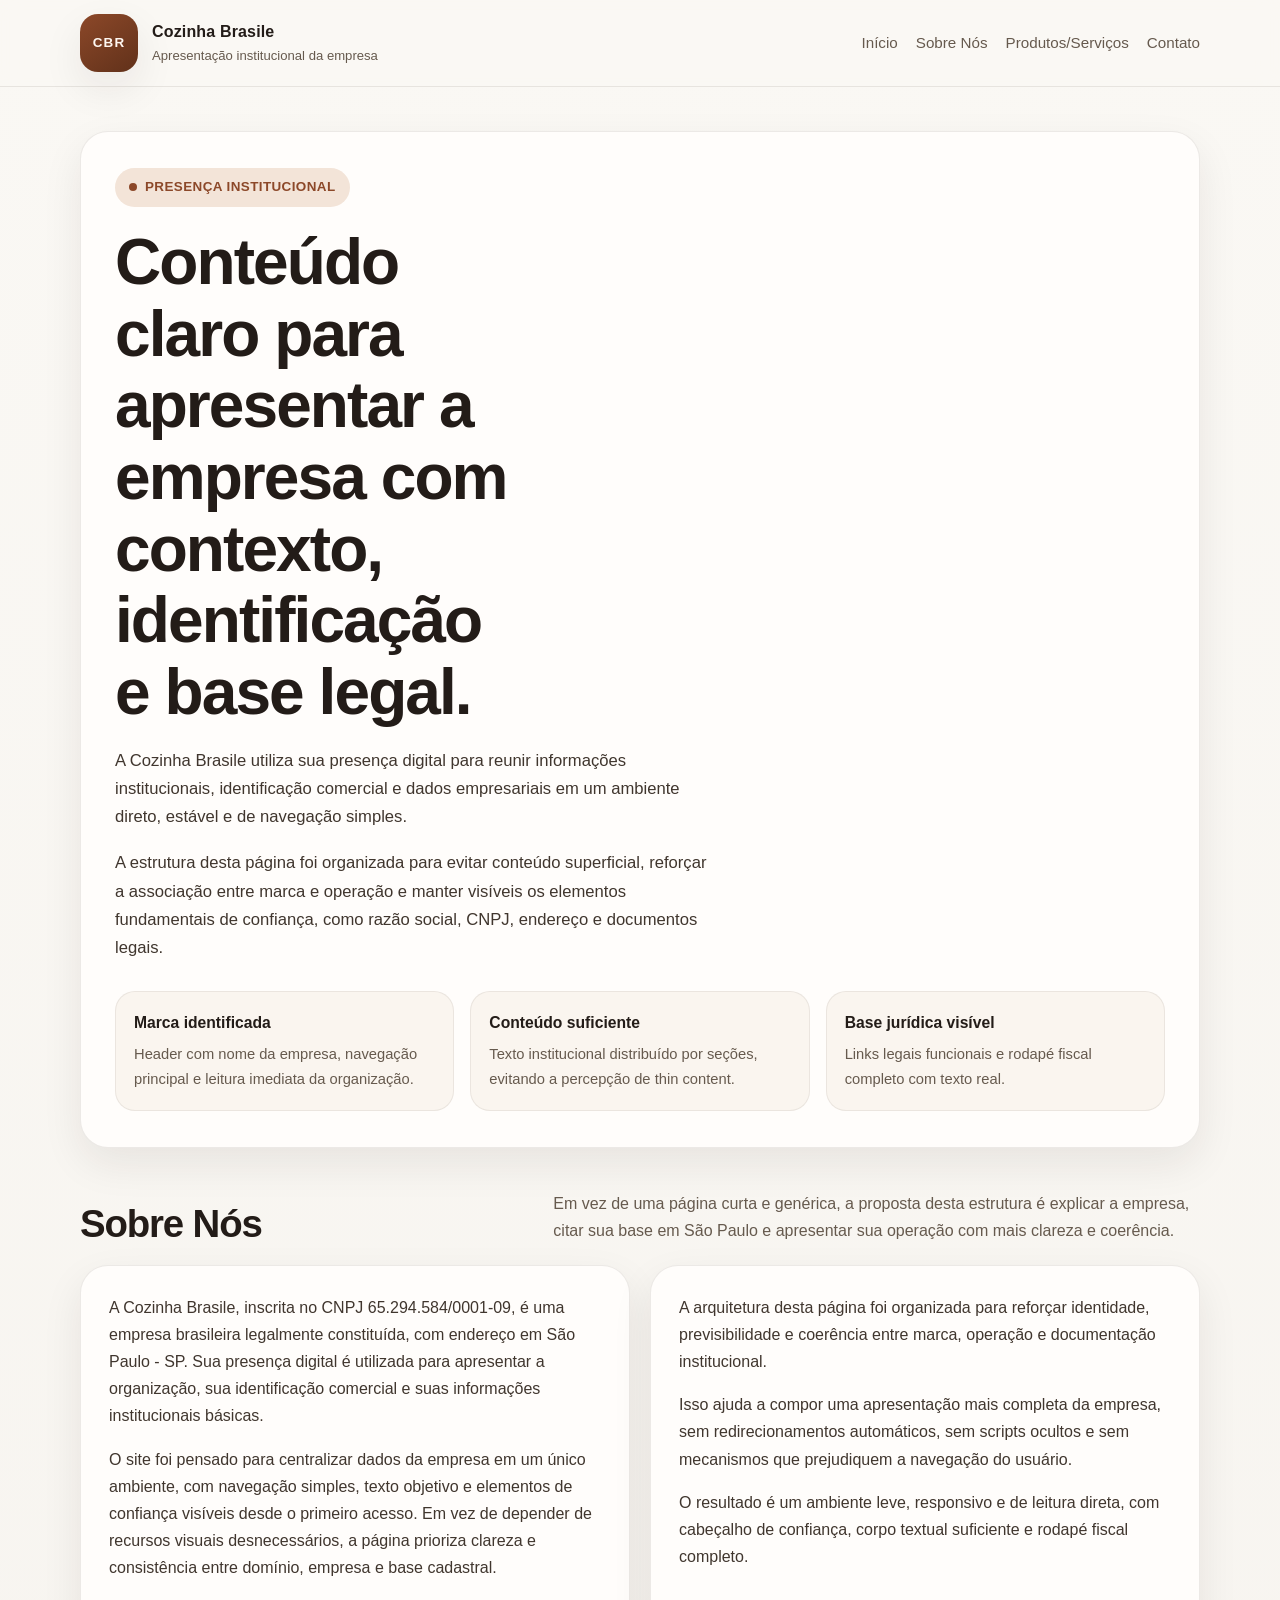
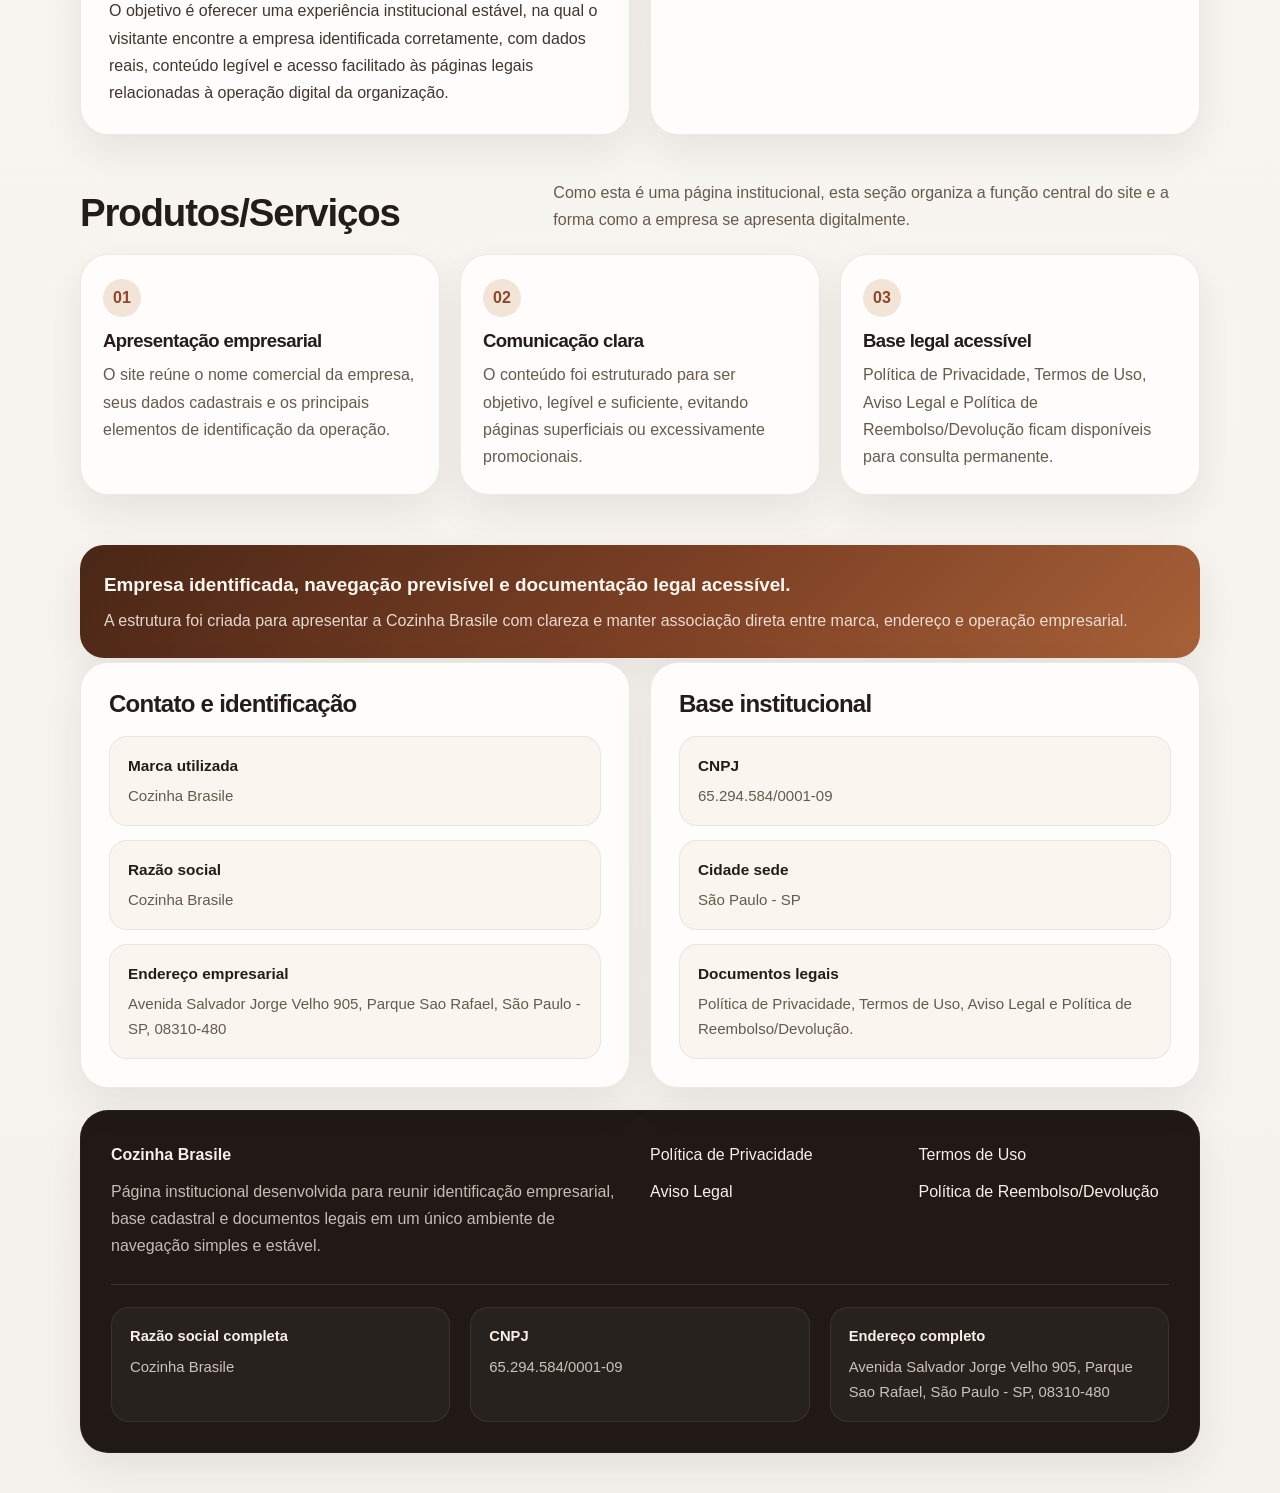
<file: pre/index.html>
<!DOCTYPE html>
<html lang="pt-BR">
<head>
  <meta charset="UTF-8">
  <meta name="viewport" content="width=device-width, initial-scale=1.0">
  <title>Cozinha Brasile</title>
  <meta name="description" content="Cozinha Brasile: apresentação institucional da empresa, dados cadastrais, base legal e informações de contato em São Paulo - SP.">
  <style>
    :root {
      --bg: #f5f2ed;
      --surface: #fffdfb;
      --ink: #231c18;
      --muted: #665a4e;
      --line: #ddd2c6;
      --accent: #8c4829;
      --accent-soft: #f3e4d8;
      --shadow: 0 16px 40px rgba(35, 28, 24, 0.08);
    }
    * { box-sizing: border-box; }
    html { scroll-behavior: smooth; }
    body {
      margin: 0;
      font-family: "Segoe UI", Arial, sans-serif;
      color: var(--ink);
      background: linear-gradient(180deg, #faf8f4 0%, var(--bg) 100%);
      line-height: 1.7;
    }
    a { color: inherit; text-decoration: none; }
    .wrap { width: min(1120px, calc(100% - 32px)); margin: 0 auto; }
    .topbar {
      position: sticky;
      top: 0;
      z-index: 40;
      background: rgba(250, 248, 244, 0.92);
      backdrop-filter: blur(10px);
      border-bottom: 1px solid rgba(102, 90, 78, 0.12);
    }
    .topbar-inner {
      min-height: 86px;
      display: flex;
      align-items: center;
      justify-content: space-between;
      gap: 24px;
    }
    .brand {
      display: flex;
      align-items: center;
      gap: 14px;
      min-width: 0;
    }
    .brand-mark {
      width: 58px;
      height: 58px;
      border-radius: 18px;
      display: grid;
      place-items: center;
      background: linear-gradient(145deg, #8c4829, #61311a);
      color: #fff7f1;
      font-weight: 800;
      font-size: 0.84rem;
      letter-spacing: 0.08em;
      box-shadow: var(--shadow);
      flex: 0 0 auto;
    }
    .brand-copy strong,
    .brand-copy span { display: block; }
    .brand-copy strong { font-size: 1rem; letter-spacing: 0.01em; }
    .brand-copy span { color: var(--muted); font-size: 0.82rem; }
    .nav {
      display: flex;
      flex-wrap: wrap;
      gap: 10px 18px;
      font-size: 0.95rem;
      color: var(--muted);
    }
    .nav a:hover,
    .nav a:focus-visible { color: var(--accent); }
    .hero { padding: 44px 0 20px; }
    .hero-card,
    .card,
    .footer-wrap {
      background: var(--surface);
      border: 1px solid rgba(102, 90, 78, 0.12);
      border-radius: 28px;
      box-shadow: var(--shadow);
    }
    .hero-card { padding: 36px 34px; }
    .eyebrow {
      display: inline-flex;
      align-items: center;
      gap: 8px;
      padding: 8px 14px;
      border-radius: 999px;
      background: var(--accent-soft);
      color: var(--accent);
      font-size: 0.84rem;
      font-weight: 700;
      letter-spacing: 0.03em;
      text-transform: uppercase;
    }
    .eyebrow::before {
      content: "";
      width: 8px;
      height: 8px;
      border-radius: 50%;
      background: var(--accent);
    }
    h1, h2, h3 {
      margin: 0;
      line-height: 1.12;
      letter-spacing: -0.03em;
    }
    h1 {
      margin-top: 20px;
      font-size: clamp(2.2rem, 5vw, 4.2rem);
      max-width: 11ch;
    }
    .hero-card p {
      margin: 18px 0 0;
      max-width: 64ch;
      color: #40362e;
      font-size: 1.04rem;
    }
    .hero-points {
      display: grid;
      grid-template-columns: repeat(3, minmax(0, 1fr));
      gap: 16px;
      margin-top: 28px;
    }
    .point {
      padding: 18px;
      border-radius: 20px;
      background: #faf5ef;
      border: 1px solid rgba(102, 90, 78, 0.1);
    }
    .point strong { display: block; margin-bottom: 6px; font-size: 0.98rem; }
    .point span { display: block; color: var(--muted); font-size: 0.92rem; }
    section { padding: 22px 0; }
    .section-head {
      display: grid;
      grid-template-columns: minmax(0, 0.82fr) minmax(0, 1.18fr);
      gap: 24px;
      align-items: end;
      margin-bottom: 20px;
    }
    .section-head h2 { font-size: clamp(1.9rem, 3vw, 3rem); }
    .section-head p { margin: 0; color: var(--muted); }
    .about-grid,
    .services-grid,
    .contact-grid,
    .footer-top,
    .fiscal { display: grid; gap: 20px; }
    .about-grid,
    .contact-grid,
    .footer-top { grid-template-columns: 1fr 1fr; }
    .about-copy,
    .about-notes,
    .contact-panel,
    .identity-panel { padding: 28px; }
    .about-copy p,
    .about-notes p,
    .contact-panel p,
    .identity-panel p {
      margin: 0 0 16px;
      color: #40362e;
    }
    .about-copy p:last-child,
    .about-notes p:last-child,
    .contact-panel p:last-child,
    .identity-panel p:last-child { margin-bottom: 0; }
    .services-grid { grid-template-columns: repeat(3, minmax(0, 1fr)); }
    .service-card { padding: 24px 22px; }
    .service-index {
      display: inline-flex;
      width: 38px;
      height: 38px;
      align-items: center;
      justify-content: center;
      margin-bottom: 14px;
      border-radius: 50%;
      background: var(--accent-soft);
      color: var(--accent);
      font-weight: 700;
    }
    .service-card h3 { font-size: 1.16rem; margin-bottom: 10px; }
    .service-card p { margin: 0; color: var(--muted); }
    .detail-list {
      display: grid;
      gap: 14px;
      margin-top: 18px;
    }
    .detail {
      padding: 16px 18px;
      border-radius: 18px;
      background: #faf5ef;
      border: 1px solid rgba(102, 90, 78, 0.1);
    }
    .detail strong {
      display: block;
      margin-bottom: 4px;
      font-size: 0.96rem;
    }
    .detail span {
      display: block;
      color: var(--muted);
      font-size: 0.94rem;
      word-break: break-word;
    }
    .cta-band {
      margin: 6px 0 4px;
      padding: 24px;
      border-radius: 24px;
      background: linear-gradient(135deg, #492616, #7e4125 55%, #a76138 100%);
      color: #fff8f1;
      box-shadow: var(--shadow);
    }
    .cta-band strong {
      display: block;
      font-size: 1.18rem;
      margin-bottom: 6px;
    }
    .cta-band p {
      margin: 0;
      color: rgba(255, 248, 241, 0.84);
    }
    footer { padding: 0 0 40px; }
    .footer-wrap {
      padding: 30px;
      background: #201915;
      color: #f9efe7;
    }
    .footer-top {
      padding-bottom: 24px;
      border-bottom: 1px solid rgba(249, 239, 231, 0.12);
    }
    .footer-top p {
      margin: 10px 0 0;
      color: rgba(249, 239, 231, 0.76);
      max-width: 60ch;
    }
    .footer-links {
      display: grid;
      grid-template-columns: repeat(2, minmax(0, 1fr));
      gap: 10px 18px;
      align-content: start;
    }
    .footer-links a:hover,
    .footer-links a:focus-visible { color: #ffd7bf; }
    .fiscal {
      grid-template-columns: repeat(3, minmax(0, 1fr));
      margin-top: 22px;
    }
    .fiscal-box {
      padding: 16px 18px;
      border-radius: 18px;
      background: rgba(255, 255, 255, 0.04);
      border: 1px solid rgba(249, 239, 231, 0.08);
    }
    .fiscal-box strong {
      display: block;
      margin-bottom: 6px;
      font-size: 0.92rem;
    }
    .fiscal-box span {
      display: block;
      color: rgba(249, 239, 231, 0.78);
      font-size: 0.93rem;
    }
    @media (max-width: 960px) {
      .section-head,
      .about-grid,
      .contact-grid,
      .footer-top,
      .services-grid,
      .fiscal,
      .hero-points { grid-template-columns: 1fr; }
      .topbar-inner {
        min-height: auto;
        padding: 12px 0;
        align-items: flex-start;
        flex-direction: column;
      }
    }
    @media (max-width: 640px) {
      .wrap { width: min(100% - 20px, 1120px); }
      .hero-card,
      .about-copy,
      .about-notes,
      .contact-panel,
      .identity-panel,
      .footer-wrap {
        padding-left: 20px;
        padding-right: 20px;
      }
      .nav { font-size: 0.86rem; }
      .footer-links { grid-template-columns: 1fr; }
    }
  </style>
</head>
<body>
  <header class="topbar">
    <div class="wrap topbar-inner">
      <a class="brand" href="#inicio" aria-label="Ir para o início">
        <div class="brand-mark" aria-hidden="true">CBR</div>
        <div class="brand-copy">
          <strong>Cozinha Brasile</strong>
          <span>Apresentação institucional da empresa</span>
        </div>
      </a>
      <nav class="nav" aria-label="Navegação principal">
        <a href="#inicio">Início</a>
        <a href="#sobre">Sobre Nós</a>
        <a href="#servicos">Produtos/Serviços</a>
        <a href="#contato">Contato</a>
      </nav>
    </div>
  </header>

  <main>
    <section class="hero" id="inicio">
      <div class="wrap">
        <div class="hero-card">
          <span class="eyebrow">Presença institucional</span>
          <h1>Conteúdo claro para apresentar a empresa com contexto, identificação e base legal.</h1>
          <p>
            A Cozinha Brasile utiliza sua presença digital para reunir informações institucionais,
            identificação comercial e dados empresariais em um ambiente direto, estável e de navegação
            simples.
          </p>
          <p>
            A estrutura desta página foi organizada para evitar conteúdo superficial, reforçar a
            associação entre marca e operação e manter visíveis os elementos fundamentais de confiança,
            como razão social, CNPJ, endereço e documentos legais.
          </p>
          <div class="hero-points">
            <div class="point">
              <strong>Marca identificada</strong>
              <span>Header com nome da empresa, navegação principal e leitura imediata da organização.</span>
            </div>
            <div class="point">
              <strong>Conteúdo suficiente</strong>
              <span>Texto institucional distribuído por seções, evitando a percepção de thin content.</span>
            </div>
            <div class="point">
              <strong>Base jurídica visível</strong>
              <span>Links legais funcionais e rodapé fiscal completo com texto real.</span>
            </div>
          </div>
        </div>
      </div>
    </section>

    <section id="sobre">
      <div class="wrap">
        <div class="section-head">
          <h2>Sobre Nós</h2>
          <p>
            Em vez de uma página curta e genérica, a proposta desta estrutura é explicar a empresa,
            citar sua base em São Paulo e apresentar sua operação com mais clareza e coerência.
          </p>
        </div>
        <div class="about-grid">
          <article class="card about-copy">
            <p>
              A Cozinha Brasile, inscrita no CNPJ 65.294.584/0001-09, é uma empresa brasileira
              legalmente constituída, com endereço em São Paulo - SP. Sua presença digital é utilizada
              para apresentar a organização, sua identificação comercial e suas informações
              institucionais básicas.
            </p>
            <p>
              O site foi pensado para centralizar dados da empresa em um único ambiente, com navegação
              simples, texto objetivo e elementos de confiança visíveis desde o primeiro acesso. Em vez
              de depender de recursos visuais desnecessários, a página prioriza clareza e consistência
              entre domínio, empresa e base cadastral.
            </p>
            <p>
              O objetivo é oferecer uma experiência institucional estável, na qual o visitante encontre a
              empresa identificada corretamente, com dados reais, conteúdo legível e acesso facilitado às
              páginas legais relacionadas à operação digital da organização.
            </p>
          </article>
          <aside class="card about-notes">
            <p>
              A arquitetura desta página foi organizada para reforçar identidade, previsibilidade e
              coerência entre marca, operação e documentação institucional.
            </p>
            <p>
              Isso ajuda a compor uma apresentação mais completa da empresa, sem redirecionamentos
              automáticos, sem scripts ocultos e sem mecanismos que prejudiquem a navegação do usuário.
            </p>
            <p>
              O resultado é um ambiente leve, responsivo e de leitura direta, com cabeçalho de confiança,
              corpo textual suficiente e rodapé fiscal completo.
            </p>
          </aside>
        </div>
      </div>
    </section>

    <section id="servicos">
      <div class="wrap">
        <div class="section-head">
          <h2>Produtos/Serviços</h2>
          <p>
            Como esta é uma página institucional, esta seção organiza a função central do site e a forma
            como a empresa se apresenta digitalmente.
          </p>
        </div>
        <div class="services-grid">
          <article class="card service-card">
            <span class="service-index">01</span>
            <h3>Apresentação empresarial</h3>
            <p>
              O site reúne o nome comercial da empresa, seus dados cadastrais e os principais elementos
              de identificação da operação.
            </p>
          </article>
          <article class="card service-card">
            <span class="service-index">02</span>
            <h3>Comunicação clara</h3>
            <p>
              O conteúdo foi estruturado para ser objetivo, legível e suficiente, evitando páginas
              superficiais ou excessivamente promocionais.
            </p>
          </article>
          <article class="card service-card">
            <span class="service-index">03</span>
            <h3>Base legal acessível</h3>
            <p>
              Política de Privacidade, Termos de Uso, Aviso Legal e Política de Reembolso/Devolução ficam
              disponíveis para consulta permanente.
            </p>
          </article>
        </div>
      </div>
    </section>

    <section id="contato">
      <div class="wrap">
        <div class="cta-band">
          <strong>Empresa identificada, navegação previsível e documentação legal acessível.</strong>
          <p>
            A estrutura foi criada para apresentar a Cozinha Brasile com clareza e manter associação
            direta entre marca, endereço e operação empresarial.
          </p>
        </div>
        <div class="contact-grid">
          <div class="card contact-panel">
            <h2>Contato e identificação</h2>
            <div class="detail-list">
              <div class="detail">
                <strong>Marca utilizada</strong>
                <span>Cozinha Brasile</span>
              </div>
              <div class="detail">
                <strong>Razão social</strong>
                <span>Cozinha Brasile</span>
              </div>
              <div class="detail">
                <strong>Endereço empresarial</strong>
                <span>Avenida Salvador Jorge Velho 905, Parque Sao Rafael, São Paulo - SP, 08310-480</span>
              </div>
            </div>
          </div>
          <div class="card identity-panel">
            <h2>Base institucional</h2>
            <div class="detail-list">
              <div class="detail">
                <strong>CNPJ</strong>
                <span>65.294.584/0001-09</span>
              </div>
              <div class="detail">
                <strong>Cidade sede</strong>
                <span>São Paulo - SP</span>
              </div>
              <div class="detail">
                <strong>Documentos legais</strong>
                <span>Política de Privacidade, Termos de Uso, Aviso Legal e Política de Reembolso/Devolução.</span>
              </div>
            </div>
          </div>
        </div>
      </div>
    </section>
  </main>

  <footer>
    <div class="wrap footer-wrap">
      <div class="footer-top">
        <div>
          <strong>Cozinha Brasile</strong>
          <p>
            Página institucional desenvolvida para reunir identificação empresarial, base cadastral e
            documentos legais em um único ambiente de navegação simples e estável.
          </p>
        </div>
        <nav class="footer-links" aria-label="Links legais">
          <a href="privacy.html">Política de Privacidade</a>
          <a href="terms.html">Termos de Uso</a>
          <a href="disclaimer.html">Aviso Legal</a>
          <a href="refund.html">Política de Reembolso/Devolução</a>
        </nav>
      </div>
      <div class="fiscal">
        <div class="fiscal-box">
          <strong>Razão social completa</strong>
          <span>Cozinha Brasile</span>
        </div>
        <div class="fiscal-box">
          <strong>CNPJ</strong>
          <span>65.294.584/0001-09</span>
        </div>
        <div class="fiscal-box">
          <strong>Endereço completo</strong>
          <span>Avenida Salvador Jorge Velho 905, Parque Sao Rafael, São Paulo - SP, 08310-480</span>
        </div>
      </div>
    </div>
  </footer>
</body>
</html>
</file>
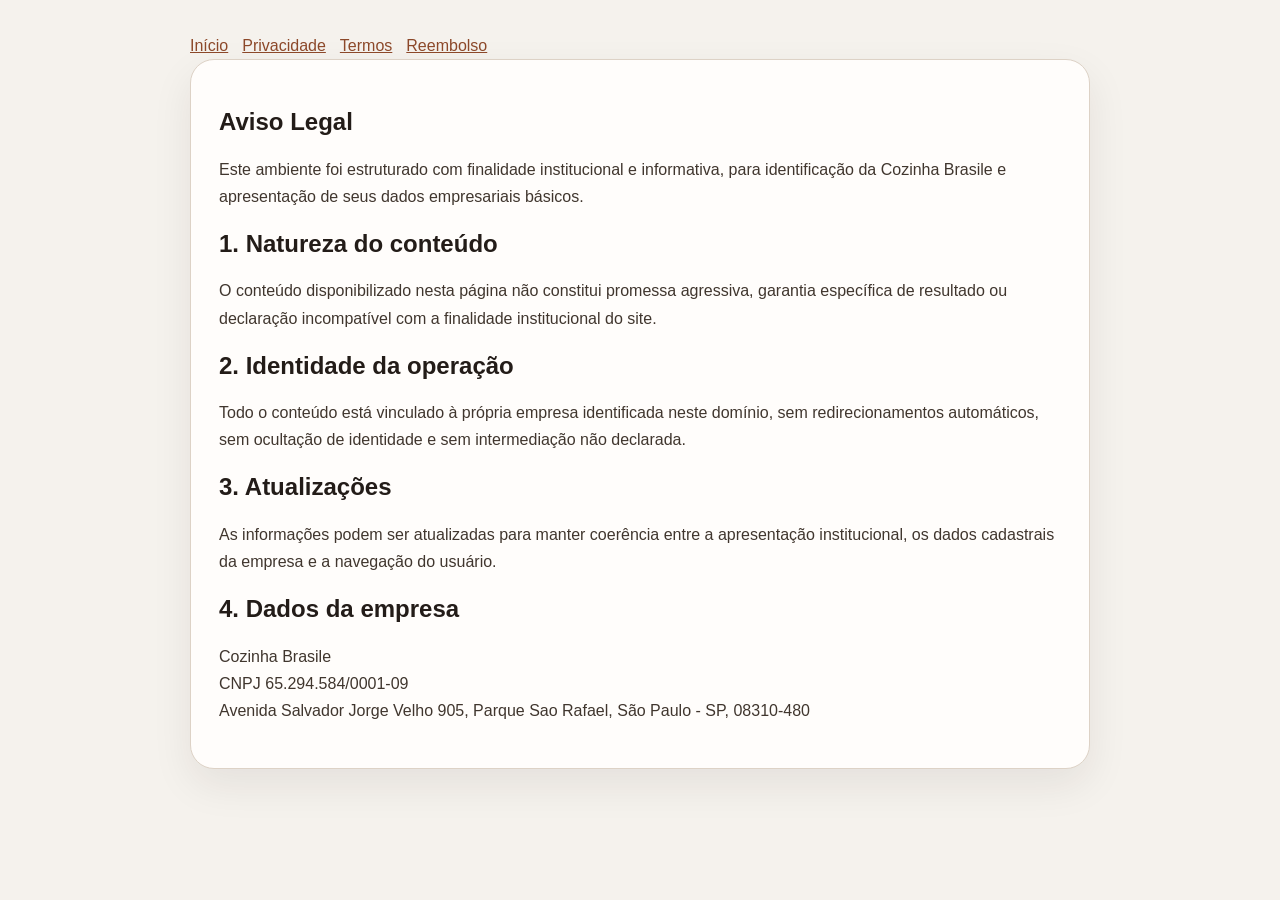
<file: pre/disclaimer.html>
<!DOCTYPE html>
<html lang="pt-BR">
<head>
  <meta charset="UTF-8">
  <meta name="viewport" content="width=device-width, initial-scale=1.0">
  <title>Aviso Legal | Cozinha Brasile</title>
  <style>
    body { margin: 0; font-family: "Segoe UI", Arial, sans-serif; color: #231c18; background: #f5f2ed; line-height: 1.7; }
    .wrap { width: min(900px, calc(100% - 32px)); margin: 0 auto; padding: 32px 0 56px; }
    .card { background: #fffdfb; border: 1px solid #ddd2c6; border-radius: 24px; padding: 28px; box-shadow: 0 16px 40px rgba(35, 28, 24, 0.08); }
    a { color: #8c4829; }
    h1, h2 { line-height: 1.15; }
    p { color: #40362e; }
    nav a { margin-right: 14px; }
  </style>
</head>
<body>
  <div class="wrap">
    <nav><a href="index.html">Início</a><a href="privacy.html">Privacidade</a><a href="terms.html">Termos</a><a href="refund.html">Reembolso</a></nav>
    <article class="card">
      <h1>Aviso Legal</h1>
      <p>Este ambiente foi estruturado com finalidade institucional e informativa, para identificação da Cozinha Brasile e apresentação de seus dados empresariais básicos.</p>
      <h2>1. Natureza do conteúdo</h2>
      <p>O conteúdo disponibilizado nesta página não constitui promessa agressiva, garantia específica de resultado ou declaração incompatível com a finalidade institucional do site.</p>
      <h2>2. Identidade da operação</h2>
      <p>Todo o conteúdo está vinculado à própria empresa identificada neste domínio, sem redirecionamentos automáticos, sem ocultação de identidade e sem intermediação não declarada.</p>
      <h2>3. Atualizações</h2>
      <p>As informações podem ser atualizadas para manter coerência entre a apresentação institucional, os dados cadastrais da empresa e a navegação do usuário.</p>
      <h2>4. Dados da empresa</h2>
      <p>Cozinha Brasile<br>CNPJ 65.294.584/0001-09<br>Avenida Salvador Jorge Velho 905, Parque Sao Rafael, São Paulo - SP, 08310-480</p>
    </article>
  </div>
</body>
</html>
</file>
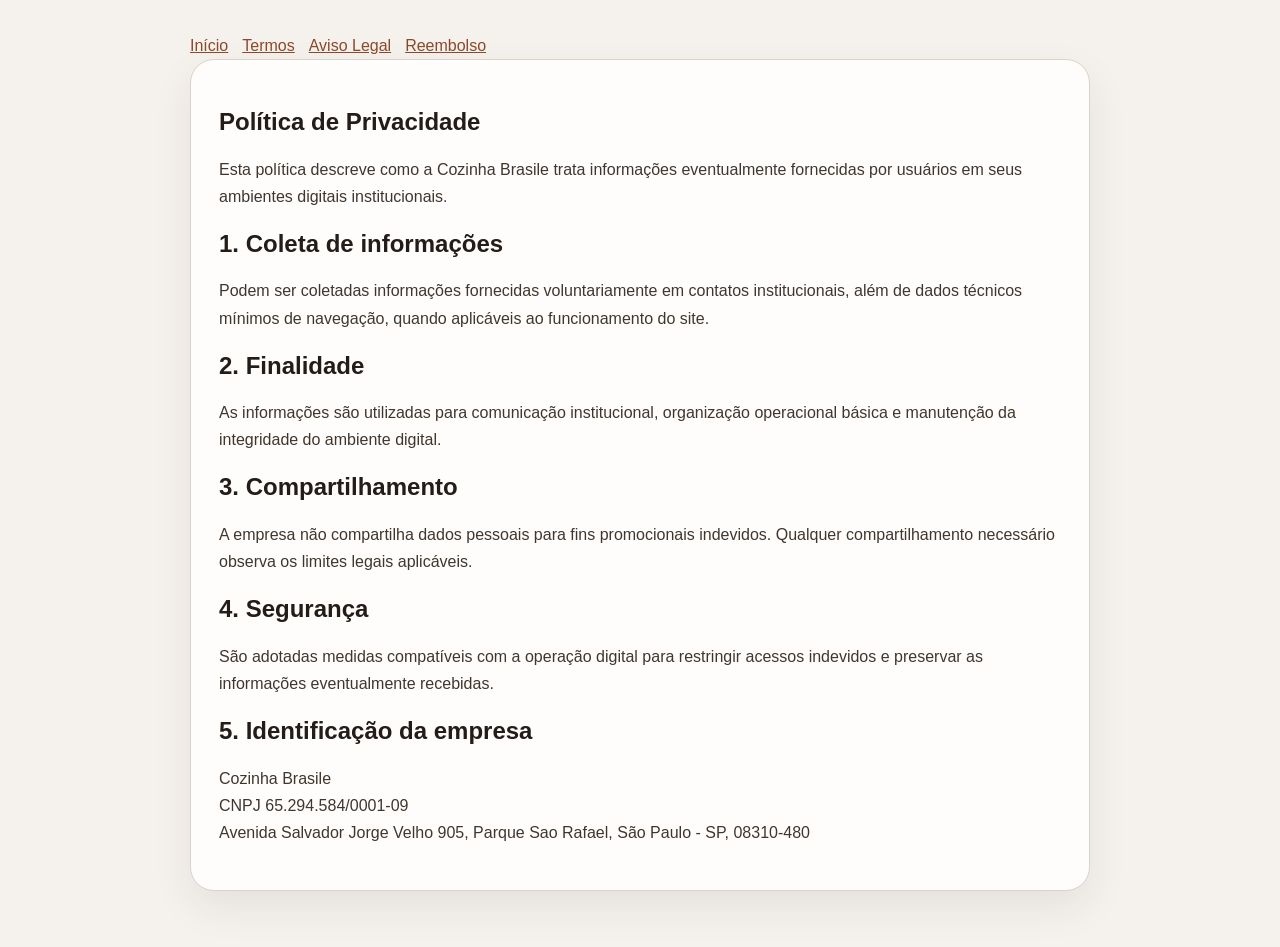
<file: pre/privacy.html>
<!DOCTYPE html>
<html lang="pt-BR">
<head>
  <meta charset="UTF-8">
  <meta name="viewport" content="width=device-width, initial-scale=1.0">
  <title>Política de Privacidade | Cozinha Brasile</title>
  <style>
    body { margin: 0; font-family: "Segoe UI", Arial, sans-serif; color: #231c18; background: #f5f2ed; line-height: 1.7; }
    .wrap { width: min(900px, calc(100% - 32px)); margin: 0 auto; padding: 32px 0 56px; }
    .card { background: #fffdfb; border: 1px solid #ddd2c6; border-radius: 24px; padding: 28px; box-shadow: 0 16px 40px rgba(35, 28, 24, 0.08); }
    a { color: #8c4829; }
    h1, h2 { line-height: 1.15; }
    p { color: #40362e; }
    nav a { margin-right: 14px; }
  </style>
</head>
<body>
  <div class="wrap">
    <nav><a href="index.html">Início</a><a href="terms.html">Termos</a><a href="disclaimer.html">Aviso Legal</a><a href="refund.html">Reembolso</a></nav>
    <article class="card">
      <h1>Política de Privacidade</h1>
      <p>Esta política descreve como a Cozinha Brasile trata informações eventualmente fornecidas por usuários em seus ambientes digitais institucionais.</p>
      <h2>1. Coleta de informações</h2>
      <p>Podem ser coletadas informações fornecidas voluntariamente em contatos institucionais, além de dados técnicos mínimos de navegação, quando aplicáveis ao funcionamento do site.</p>
      <h2>2. Finalidade</h2>
      <p>As informações são utilizadas para comunicação institucional, organização operacional básica e manutenção da integridade do ambiente digital.</p>
      <h2>3. Compartilhamento</h2>
      <p>A empresa não compartilha dados pessoais para fins promocionais indevidos. Qualquer compartilhamento necessário observa os limites legais aplicáveis.</p>
      <h2>4. Segurança</h2>
      <p>São adotadas medidas compatíveis com a operação digital para restringir acessos indevidos e preservar as informações eventualmente recebidas.</p>
      <h2>5. Identificação da empresa</h2>
      <p>Cozinha Brasile<br>CNPJ 65.294.584/0001-09<br>Avenida Salvador Jorge Velho 905, Parque Sao Rafael, São Paulo - SP, 08310-480</p>
    </article>
  </div>
</body>
</html>
</file>
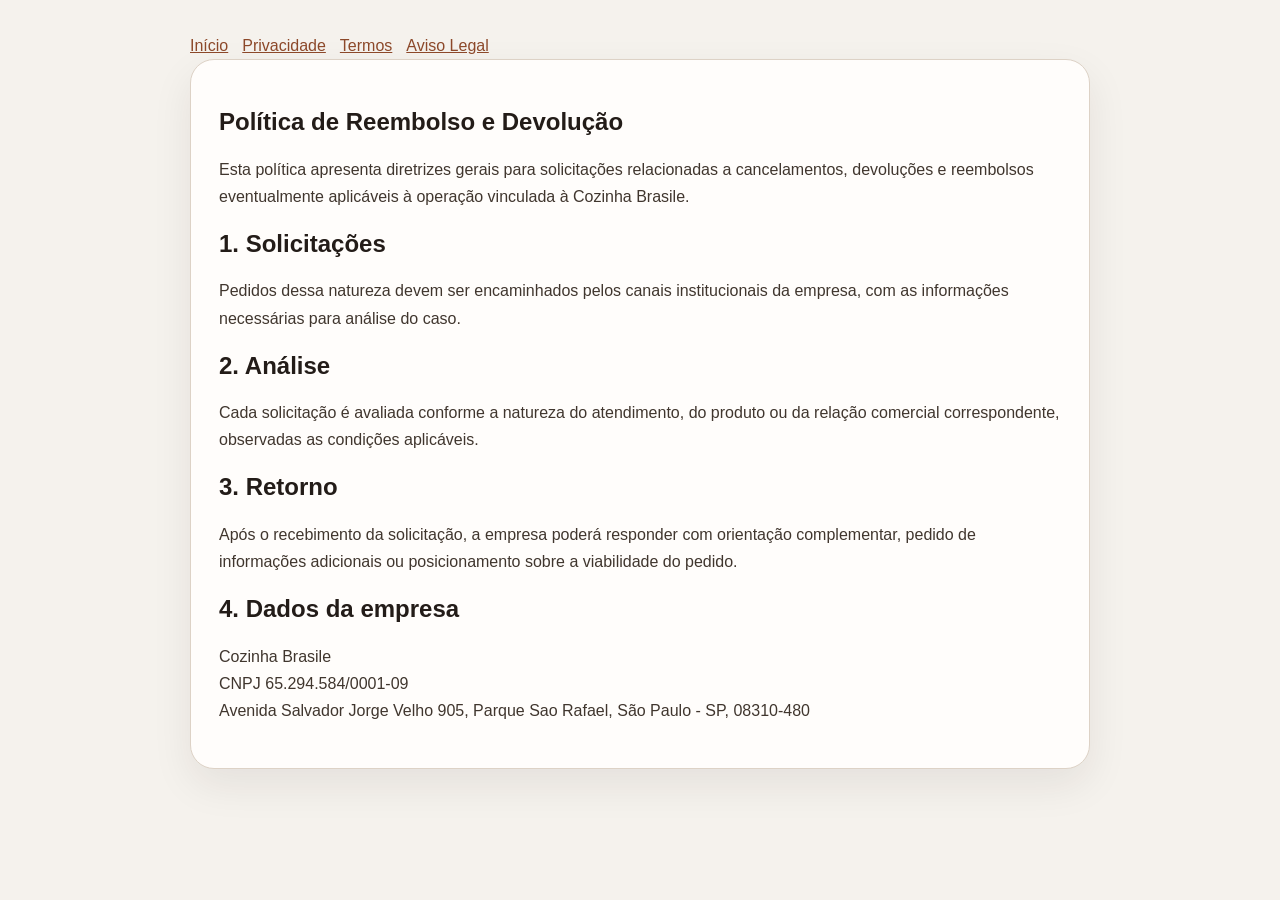
<file: pre/refund.html>
<!DOCTYPE html>
<html lang="pt-BR">
<head>
  <meta charset="UTF-8">
  <meta name="viewport" content="width=device-width, initial-scale=1.0">
  <title>Política de Reembolso e Devolução | Cozinha Brasile</title>
  <style>
    body { margin: 0; font-family: "Segoe UI", Arial, sans-serif; color: #231c18; background: #f5f2ed; line-height: 1.7; }
    .wrap { width: min(900px, calc(100% - 32px)); margin: 0 auto; padding: 32px 0 56px; }
    .card { background: #fffdfb; border: 1px solid #ddd2c6; border-radius: 24px; padding: 28px; box-shadow: 0 16px 40px rgba(35, 28, 24, 0.08); }
    a { color: #8c4829; }
    h1, h2 { line-height: 1.15; }
    p { color: #40362e; }
    nav a { margin-right: 14px; }
  </style>
</head>
<body>
  <div class="wrap">
    <nav><a href="index.html">Início</a><a href="privacy.html">Privacidade</a><a href="terms.html">Termos</a><a href="disclaimer.html">Aviso Legal</a></nav>
    <article class="card">
      <h1>Política de Reembolso e Devolução</h1>
      <p>Esta política apresenta diretrizes gerais para solicitações relacionadas a cancelamentos, devoluções e reembolsos eventualmente aplicáveis à operação vinculada à Cozinha Brasile.</p>
      <h2>1. Solicitações</h2>
      <p>Pedidos dessa natureza devem ser encaminhados pelos canais institucionais da empresa, com as informações necessárias para análise do caso.</p>
      <h2>2. Análise</h2>
      <p>Cada solicitação é avaliada conforme a natureza do atendimento, do produto ou da relação comercial correspondente, observadas as condições aplicáveis.</p>
      <h2>3. Retorno</h2>
      <p>Após o recebimento da solicitação, a empresa poderá responder com orientação complementar, pedido de informações adicionais ou posicionamento sobre a viabilidade do pedido.</p>
      <h2>4. Dados da empresa</h2>
      <p>Cozinha Brasile<br>CNPJ 65.294.584/0001-09<br>Avenida Salvador Jorge Velho 905, Parque Sao Rafael, São Paulo - SP, 08310-480</p>
    </article>
  </div>
</body>
</html>
</file>
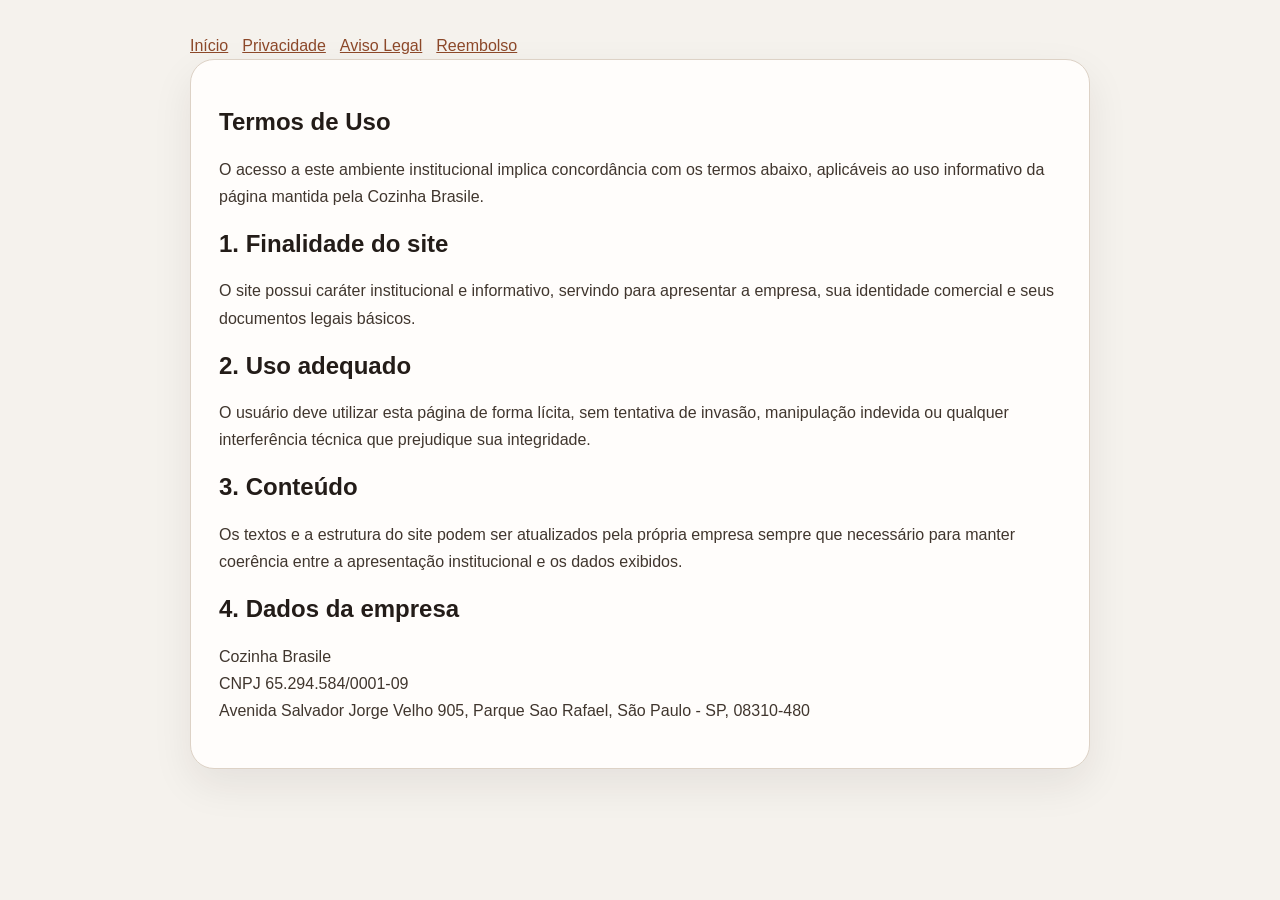
<file: pre/terms.html>
<!DOCTYPE html>
<html lang="pt-BR">
<head>
  <meta charset="UTF-8">
  <meta name="viewport" content="width=device-width, initial-scale=1.0">
  <title>Termos de Uso | Cozinha Brasile</title>
  <style>
    body { margin: 0; font-family: "Segoe UI", Arial, sans-serif; color: #231c18; background: #f5f2ed; line-height: 1.7; }
    .wrap { width: min(900px, calc(100% - 32px)); margin: 0 auto; padding: 32px 0 56px; }
    .card { background: #fffdfb; border: 1px solid #ddd2c6; border-radius: 24px; padding: 28px; box-shadow: 0 16px 40px rgba(35, 28, 24, 0.08); }
    a { color: #8c4829; }
    h1, h2 { line-height: 1.15; }
    p { color: #40362e; }
    nav a { margin-right: 14px; }
  </style>
</head>
<body>
  <div class="wrap">
    <nav><a href="index.html">Início</a><a href="privacy.html">Privacidade</a><a href="disclaimer.html">Aviso Legal</a><a href="refund.html">Reembolso</a></nav>
    <article class="card">
      <h1>Termos de Uso</h1>
      <p>O acesso a este ambiente institucional implica concordância com os termos abaixo, aplicáveis ao uso informativo da página mantida pela Cozinha Brasile.</p>
      <h2>1. Finalidade do site</h2>
      <p>O site possui caráter institucional e informativo, servindo para apresentar a empresa, sua identidade comercial e seus documentos legais básicos.</p>
      <h2>2. Uso adequado</h2>
      <p>O usuário deve utilizar esta página de forma lícita, sem tentativa de invasão, manipulação indevida ou qualquer interferência técnica que prejudique sua integridade.</p>
      <h2>3. Conteúdo</h2>
      <p>Os textos e a estrutura do site podem ser atualizados pela própria empresa sempre que necessário para manter coerência entre a apresentação institucional e os dados exibidos.</p>
      <h2>4. Dados da empresa</h2>
      <p>Cozinha Brasile<br>CNPJ 65.294.584/0001-09<br>Avenida Salvador Jorge Velho 905, Parque Sao Rafael, São Paulo - SP, 08310-480</p>
    </article>
  </div>
</body>
</html>
</file>
